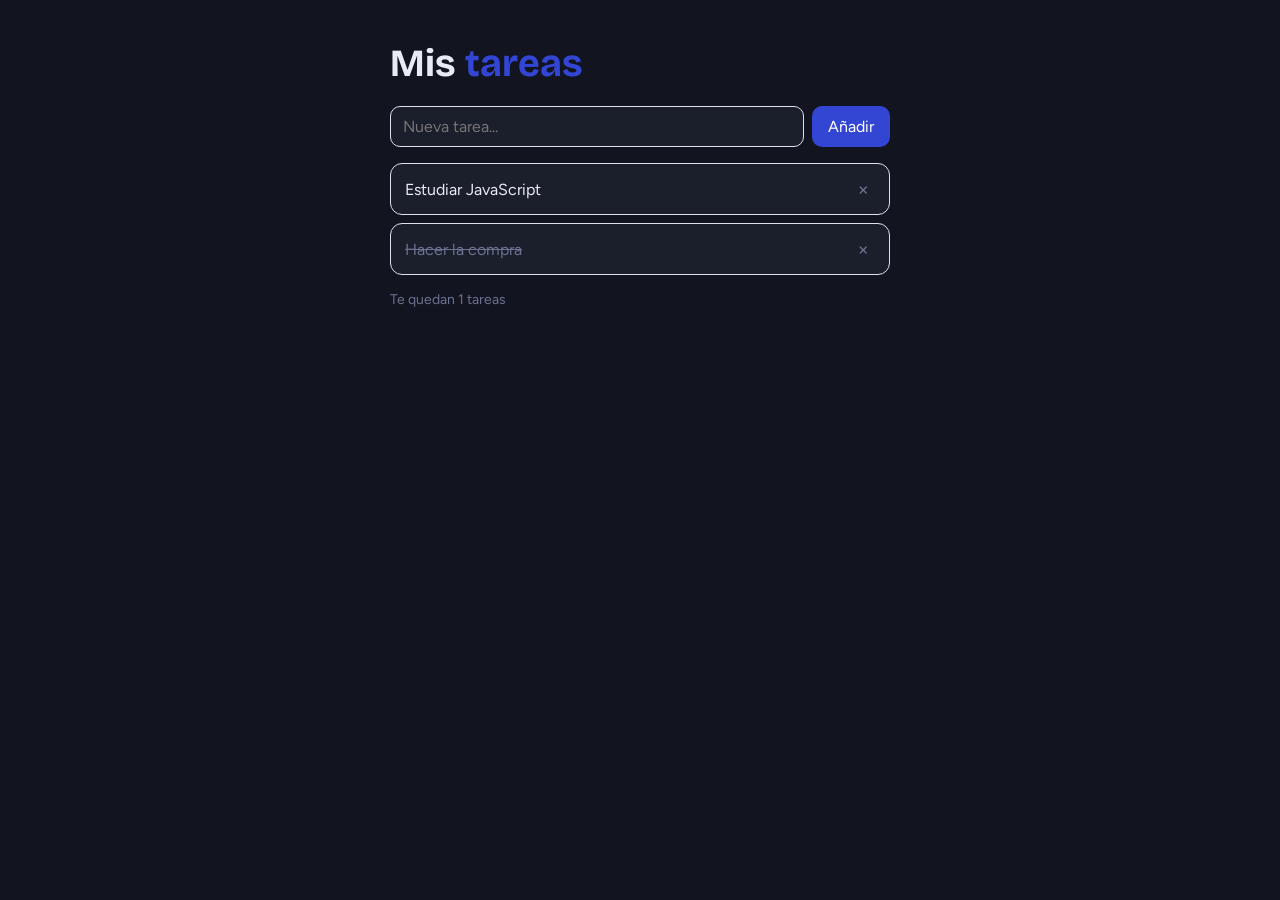
<file: gestor-tareas-js/index.html>
<!DOCTYPE html>
<html lang="es">
<head>
  <meta charset="UTF-8">
  <meta name="viewport" content="width=device-width, initial-scale=1.0">
  <title>Mis tareas</title>
  <link rel="stylesheet" href="https://fonts.googleapis.com/css2?family=Bricolage+Grotesque:wght@700&family=Figtree:wght@400;500&display=swap">
  <link rel="stylesheet" href="style.css">
</head>
<body>

  <main class="app">
    <h1>Mis <span>tareas</span></h1>

    <form id="form">
      <input id="texto" placeholder="Nueva tarea..." required>
      <button class="btn-add">Añadir</button>
    </form>

    <ul id="lista"></ul>
    <p class="contador" id="contador"></p>
  </main>

  <script src="script.js"></script>
</body>
</html>
</file>
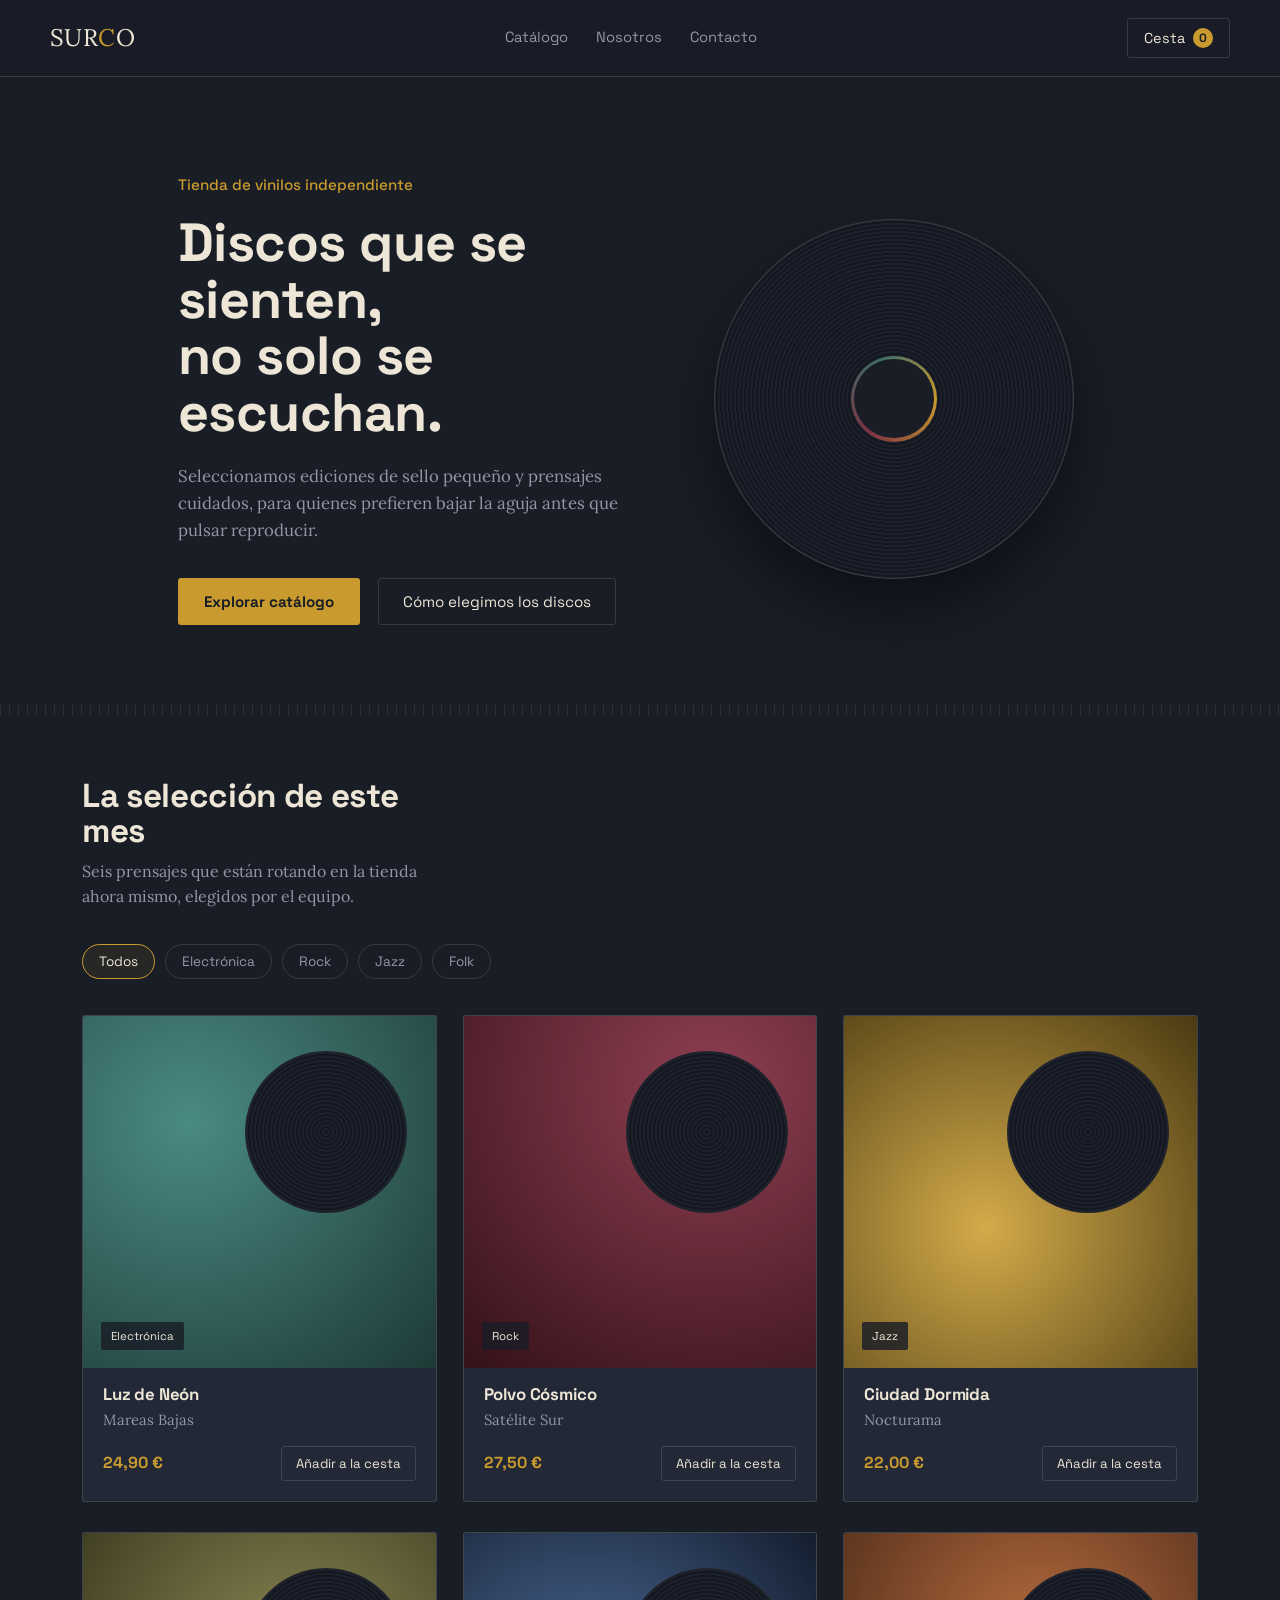
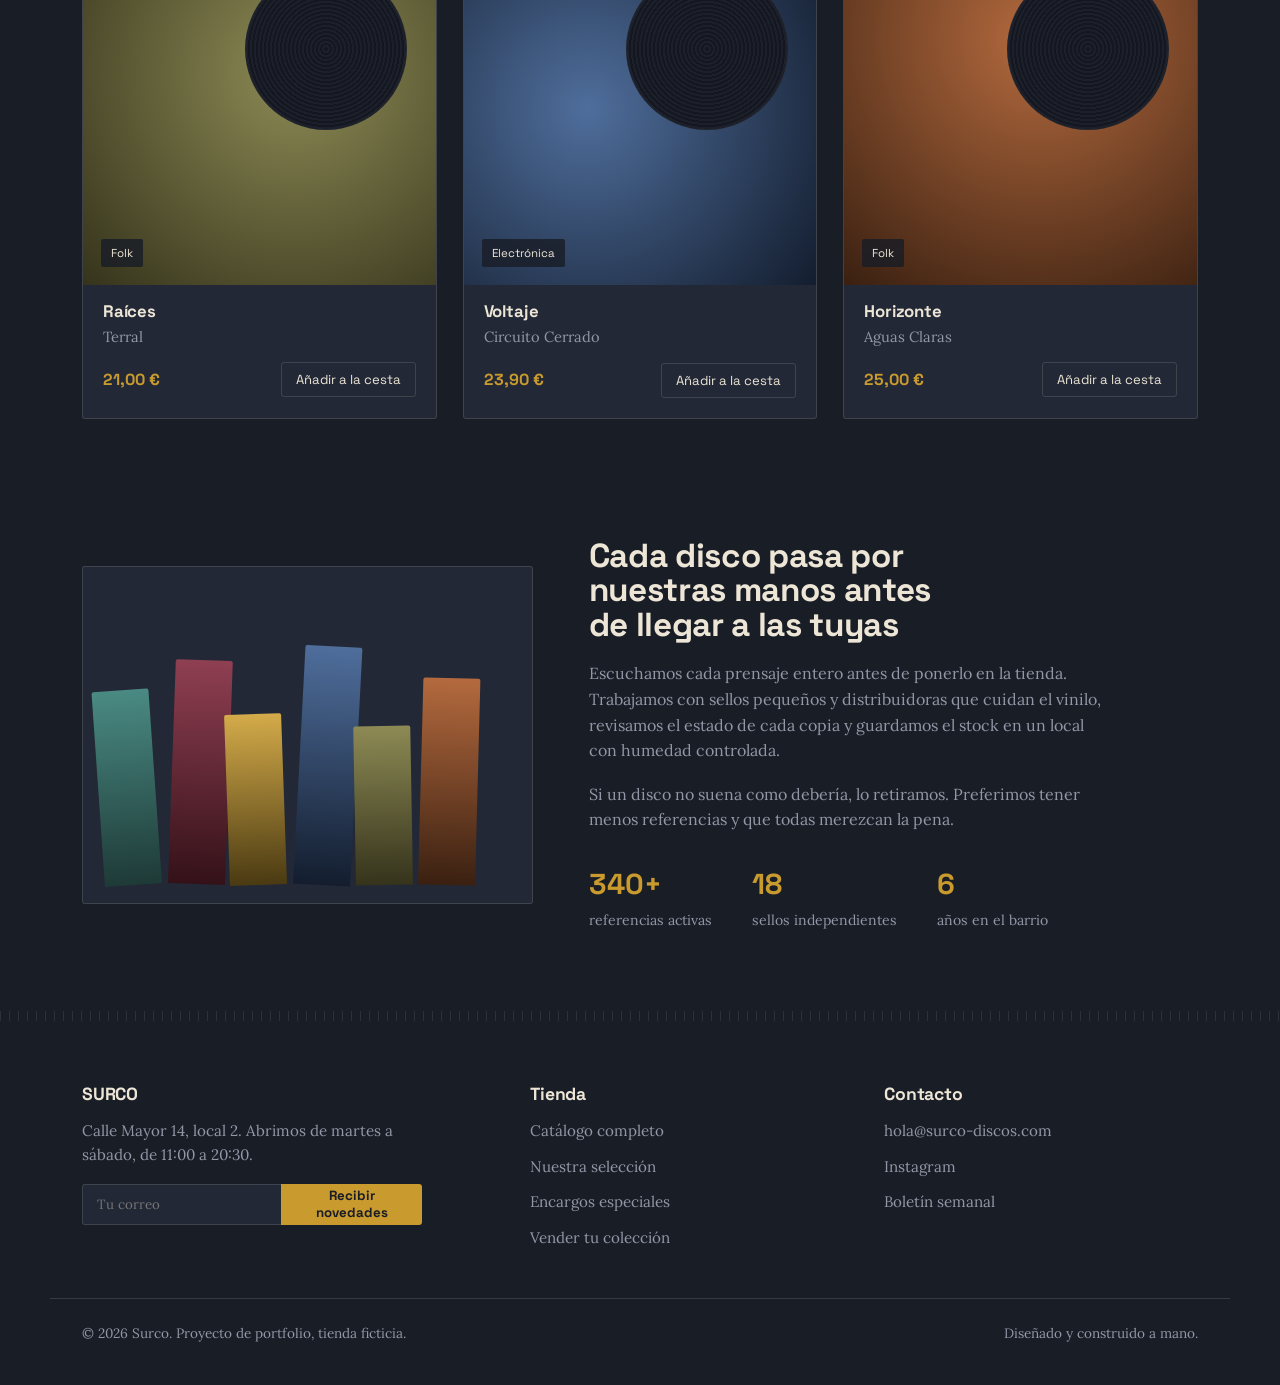
<file: tienda-vinilos-js/index.html>
<!DOCTYPE html>
<html lang="es">
<head>
<meta charset="UTF-8">
<meta name="viewport" content="width=device-width, initial-scale=1.0">
<title>SURCO — Discos de vinilo</title>
<link rel="preconnect" href="https://fonts.googleapis.com">
<link rel="preconnect" href="https://fonts.gstatic.com" crossorigin>
<link href="https://fonts.googleapis.com/css2?family=Space+Grotesk:wght@500;700&family=Lora:ital,wght@0,400;0,500;0,600;1,400&display=swap" rel="stylesheet">
<link rel="stylesheet" href="css/styles.css">
</head>
<body>

<header class="nav">
  <div class="wrap nav-inner">
    <div class="logo">SUR<span>C</span>O</div>
    <nav class="links">
      <a href="#catalogo">Catálogo</a>
      <a href="#nosotros">Nosotros</a>
      <a href="#contacto">Contacto</a>
    </nav>
    <button class="cart-btn" id="cartToggle" aria-label="Abrir cesta">
      Cesta <span class="cart-count" id="cartCount">0</span>
    </button>
  </div>
</header>

<section class="hero">
  <div class="wrap" style="display:grid; grid-template-columns:1.05fr 0.95fr; gap:48px; align-items:center;">
    <div class="hero-copy">
      <p class="kicker">Tienda de vinilos independiente</p>
      <h1>Discos que se sienten,<br>no solo se escuchan.</h1>
      <p class="lede">Seleccionamos ediciones de sello pequeño y prensajes cuidados, para quienes prefieren bajar la aguja antes que pulsar reproducir.</p>
      <div>
        <button class="btn-primary" data-scroll="catalogo">Explorar catálogo</button>
        <button class="btn-ghost" data-scroll="nosotros">Cómo elegimos los discos</button>
      </div>
    </div>
    <div class="disc-stage">
      <div class="disc"></div>
    </div>
  </div>
</section>

<div class="groove"></div>

<section class="catalog" id="catalogo">
  <div class="wrap">
    <div class="section-head">
      <div>
        <h2>La selección de este mes</h2>
        <p>Seis prensajes que están rotando en la tienda ahora mismo, elegidos por el equipo.</p>
      </div>
    </div>

    <div class="filters" id="filters">
      <button class="chip active" data-genre="todos">Todos</button>
      <button class="chip" data-genre="electronica">Electrónica</button>
      <button class="chip" data-genre="rock">Rock</button>
      <button class="chip" data-genre="jazz">Jazz</button>
      <button class="chip" data-genre="folk">Folk</button>
    </div>

    <div class="grid" id="grid"></div>
  </div>
</section>

<section class="about" id="nosotros">
  <div class="wrap about-inner">
    <div class="crate">
      <div class="row">
        <div class="slab"></div><div class="slab"></div><div class="slab"></div>
        <div class="slab"></div><div class="slab"></div><div class="slab"></div>
      </div>
    </div>
    <div class="about-copy">
      <h2>Cada disco pasa por nuestras manos antes de llegar a las tuyas</h2>
      <p>Escuchamos cada prensaje entero antes de ponerlo en la tienda. Trabajamos con sellos pequeños y distribuidoras que cuidan el vinilo, revisamos el estado de cada copia y guardamos el stock en un local con humedad controlada.</p>
      <p>Si un disco no suena como debería, lo retiramos. Preferimos tener menos referencias y que todas merezcan la pena.</p>
      <div class="stats">
        <div class="stat"><div class="num">340+</div><div class="label">referencias activas</div></div>
        <div class="stat"><div class="num">18</div><div class="label">sellos independientes</div></div>
        <div class="stat"><div class="num">6</div><div class="label">años en el barrio</div></div>
      </div>
    </div>
  </div>
</section>

<div class="groove"></div>

<footer id="contacto">
  <div class="wrap footer-inner">
    <div>
      <h3>SURCO</h3>
      <p>Calle Mayor 14, local 2. Abrimos de martes a sábado, de 11:00 a 20:30.</p>
      <div class="newsletter">
        <input type="email" placeholder="Tu correo" aria-label="Correo electrónico">
        <button data-toast="Te avisaremos de las próximas llegadas">Recibir novedades</button>
      </div>
    </div>
    <div>
      <h3>Tienda</h3>
      <ul>
        <li><a href="#catalogo">Catálogo completo</a></li>
        <li><a href="#nosotros">Nuestra selección</a></li>
        <li><a href="#">Encargos especiales</a></li>
        <li><a href="#">Vender tu colección</a></li>
      </ul>
    </div>
    <div>
      <h3>Contacto</h3>
      <ul>
        <li><a href="mailto:hola@surco-discos.com">hola@surco-discos.com</a></li>
        <li><a href="#">Instagram</a></li>
        <li><a href="#">Boletín semanal</a></li>
      </ul>
    </div>
  </div>
  <div class="wrap fine-print">
    <span>© 2026 Surco. Proyecto de portfolio, tienda ficticia.</span>
    <span>Diseñado y construido a mano.</span>
  </div>
</footer>

<div class="overlay" id="overlay"></div>
<aside class="drawer" id="drawer" aria-label="Cesta de la compra">
  <div class="drawer-head">
    <h2>Tu cesta</h2>
    <button class="drawer-close" id="drawerClose" aria-label="Cerrar cesta">&times;</button>
  </div>
  <div class="drawer-items" id="drawerItems"></div>
  <div class="drawer-foot">
    <div class="total-row"><span>Total</span><span id="cartTotal">0,00 €</span></div>
    <button class="checkout-btn" id="checkoutBtn" disabled>Finalizar pedido</button>
    <p class="checkout-note">Proyecto de demostración: no se procesan pagos reales.</p>
  </div>
</aside>

<div class="toast" id="toast"></div>

<script type="module" src="js/main.js"></script>

</body>
</html>
</file>
<file: gestor-tareas-js/style.css>
:root {
  --bg: #eef0f6;
  --caja: #1B1E2B;
  --texto: #E8EAF5;
  --gris: #6b7190;
  --borde: #dde0ec;
  --acento: #3346d3;
}

body {
  background: #12141F;
  color: #E8EAF5;
  font-family: "Figtree", system-ui, sans-serif;
  font-size: 16px;
  margin: 0;
  padding: 40px 16px;
}

.app { max-width: 500px; margin: 0 auto; }

h1 {
  font-family: "Bricolage Grotesque", system-ui, sans-serif;
  font-size: 2.4rem;
  margin: 0 0 20px;
}
h1 span { color: var(--acento); }

form { display: flex; gap: 8px; margin-bottom: 16px; }

input {
  flex: 1;
  font: inherit;
  color: var(--texto);
  background: var(--caja);
  border: 1px solid var(--borde);
  border-radius: 10px;
  padding: 10px 12px;
}

button { font: inherit; cursor: pointer; }

.btn-add {
  background: var(--acento);
  color: #fff;
  border: none;
  border-radius: 10px;
  padding: 10px 16px;
}

ul { list-style: none; padding: 0; margin: 0; display: grid; gap: 8px; }

li {
  display: flex;
  align-items: center;
  gap: 12px;
  background: var(--caja);
  border: 1px solid var(--borde);
  border-radius: 12px;
  padding: 12px 14px;
}

li span { flex: 1; cursor: pointer; }
li.hecha span { text-decoration: line-through; color: var(--gris); }

.borrar { background: none; border: none; color: var(--gris); font-size: 20px; }

.contador { color: var(--gris); font-size: 14px; margin-top: 16px; }
</file>
<file: tienda-vinilos-js/css/styles.css>
:root{
    --bg: #191d26;
    --surface: #222836;
    --surface-2: #2b3244;
    --text: #ede6d6;
    --text-muted: #9296a6;
    --gold: #c99a2e;
    --burgundy: #7c3141;
    --teal: #3e6e68;
    --olive: #6b6a3f;
    --line: rgba(237,230,214,0.14);
    --radius: 3px;
  }

  *{box-sizing:border-box;}
  html{scroll-behavior:smooth;}
  body{
    margin:0;
    background:var(--bg);
    color:var(--text);
    font-family:'Lora', Georgia, serif;
    line-height:1.6;
    -webkit-font-smoothing:antialiased;
  }
  h1,h2,h3,.display{
    font-family:'Space Grotesk', sans-serif;
    font-weight:700;
    line-height:1.05;
    letter-spacing:-0.01em;
    margin:0;
  }
  a{color:inherit;}
  button{font-family:inherit;}
  img,svg{display:block;max-width:100%;}
  :focus-visible{outline:2px solid var(--gold); outline-offset:3px;}

  .wrap{max-width:1180px; margin:0 auto; padding:0 32px;}

  /* ---------- groove divider ---------- */
  .groove{
    height:10px;
    background:repeating-linear-gradient(90deg, var(--line) 0 1px, transparent 1px 9px);
    opacity:.7;
  }

  /* ---------- nav ---------- */
  header.nav{
    position:sticky; top:0; z-index:40;
    background:rgba(25,29,38,0.92);
    backdrop-filter:blur(6px);
    border-bottom:1px solid var(--line);
  }
  .nav-inner{
    display:flex; align-items:center; justify-content:space-between;
    padding:18px 0;
  }
  .logo{
    font-size:1.5rem;
    letter-spacing:0.02em;
  }
  .logo span{color:var(--gold);}
  nav.links{display:flex; gap:28px; font-family:'Space Grotesk',sans-serif; font-size:0.92rem;}
  nav.links a{text-decoration:none; color:var(--text-muted); transition:color .2s;}
  nav.links a:hover{color:var(--text);}
  .cart-btn{
    position:relative;
    background:none; border:1px solid var(--line); color:var(--text);
    padding:9px 16px; border-radius:var(--radius); cursor:pointer;
    font-family:'Space Grotesk',sans-serif; font-size:0.9rem;
    display:flex; align-items:center; gap:8px;
    transition:border-color .2s, background .2s;
  }
  .cart-btn:hover{border-color:var(--gold); background:rgba(201,154,46,0.08);}
  .cart-count{
    background:var(--gold); color:#191d26; font-weight:700;
    font-size:0.75rem; min-width:20px; height:20px; border-radius:50%;
    display:flex; align-items:center; justify-content:center;
  }

  /* ---------- hero ---------- */
  .hero{
    padding:96px 0 80px;
    display:grid;
    /* grid-template-columns:1.05fr 0.95fr; */
    align-items:center;
    gap:48px;
  }
  .hero-copy p.kicker{
    color:var(--gold); font-family:'Space Grotesk',sans-serif;
    font-size:0.95rem; margin:0 0 18px; font-weight:500;
  }
  .hero-copy h1{
    font-size:clamp(2.4rem, 4.2vw, 3.6rem);
    max-width:11ch;
  }
  .hero-copy p.lede{
    max-width:46ch; margin:22px 0 34px;
    color:var(--text-muted); font-size:1.05rem;
  }
  .btn-primary{
    background:var(--gold); color:#191d26; border:none;
    padding:14px 26px; border-radius:var(--radius);
    font-family:'Space Grotesk',sans-serif; font-weight:700; font-size:0.95rem;
    cursor:pointer; transition:transform .15s, box-shadow .15s;
  }
  .btn-primary:hover{transform:translateY(-2px); box-shadow:0 10px 24px rgba(201,154,46,0.25);}
  .btn-ghost{
    background:none; border:1px solid var(--line); color:var(--text);
    padding:13px 24px; border-radius:var(--radius);
    font-family:'Space Grotesk',sans-serif; font-size:0.95rem;
    margin-left:14px; cursor:pointer; transition:border-color .2s;
  }
  .btn-ghost:hover{border-color:var(--text);}

  /* rotating disc */
  .disc-stage{display:flex; justify-content:center; align-items:center;}
  .disc{
    width:min(360px, 80vw); aspect-ratio:1;
    border-radius:50%;
    background:
      repeating-radial-gradient(circle at center,
        #14171f 0 2px, #1c202b 2px 4px);
    box-shadow: 0 30px 60px rgba(0,0,0,0.45), inset 0 0 0 1px var(--line);
    position:relative;
    animation:spin 14s linear infinite;
  }
  .disc::before{
    content:"";
    position:absolute; inset:38%;
    border-radius:50%;
    background:conic-gradient(from 90deg, var(--gold), var(--burgundy) 35%, var(--teal) 70%, var(--gold));
    display:flex; align-items:center; justify-content:center;
  }
  .disc::after{
    content:"S";
    position:absolute; inset:0;
    display:flex; align-items:center; justify-content:center;
    font-family:'Space Grotesk',sans-serif; font-weight:700;
    font-size:1.4rem; color:#191d26;
    width:22%; height:22%; margin:auto;
    background:var(--bg); border-radius:50%;
    z-index:2;
  }
  @keyframes spin{ to{ transform:rotate(360deg);} }
  @media (prefers-reduced-motion:reduce){ .disc{animation:none;} }

  /* ---------- catalog ---------- */
  .catalog{padding:64px 0 40px;}
  .section-head{
    display:flex; justify-content:space-between; align-items:flex-end;
    margin-bottom:34px; gap:24px; flex-wrap:wrap;
  }
  .section-head h2{font-size:clamp(1.7rem,2.6vw,2.2rem); max-width:16ch;}
  .section-head p{color:var(--text-muted); max-width:38ch; margin:10px 0 0;}

  .filters{display:flex; gap:10px; flex-wrap:wrap; margin-bottom:36px;}
  .chip{
    background:none; border:1px solid var(--line); color:var(--text-muted);
    padding:8px 16px; border-radius:999px; cursor:pointer;
    font-family:'Space Grotesk',sans-serif; font-size:0.85rem;
    transition:all .2s;
  }
  .chip.active, .chip:hover{ border-color:var(--gold); color:var(--text); background:rgba(201,154,46,0.08);}

  .grid{
    display:grid;
    grid-template-columns:repeat(3, 1fr);
    gap:30px 26px;
  }
  .card{
    background:var(--surface);
    border:1px solid var(--line);
    border-radius:var(--radius);
    overflow:hidden;
    transition:transform .25s ease, box-shadow .25s ease;
  }
  .card:nth-child(3n+1):hover{ transform:rotate(-1.1deg) translateY(-4px); }
  .card:nth-child(3n+2):hover{ transform:rotate(0.8deg) translateY(-4px); }
  .card:nth-child(3n+3):hover{ transform:rotate(-0.6deg) translateY(-4px); }
  .card:hover{ box-shadow:0 18px 34px rgba(0,0,0,0.35); }

  .sleeve{
    aspect-ratio:1; position:relative;
    display:flex; align-items:flex-end;
    padding:18px;
  }
  .sleeve .peek{ /*Fa ELS DISCOS amb: repeating-radial-gradient()*/
    position:absolute; top:10%; right:8%;
    width:46%; aspect-ratio:1; border-radius:50%;
    background:repeating-radial-gradient(circle, #14171f 0 2px, #1c202b 2px 4px);
    box-shadow:inset 0 0 0 1px rgba(255,255,255,0.06);
  }
  .sleeve .tag{
    position:relative; z-index:2;
    background:rgba(25,29,38,0.82);
    padding:5px 10px; border-radius:2px;
    font-family:'Space Grotesk',sans-serif; font-size:0.72rem;
    color:var(--text);
  }
  .card-body{padding:18px 20px 20px;}
  .card-body h3{font-size:1.05rem; font-weight:700; font-family:'Space Grotesk',sans-serif;}
  .card-body .artist{color:var(--text-muted); font-size:0.92rem; margin:4px 0 14px;}
  .card-foot{display:flex; justify-content:space-between; align-items:center;}
  .price{font-family:'Space Grotesk',sans-serif; font-weight:700; color:var(--gold);}
  .add-btn{
    background:none; border:1px solid var(--line); color:var(--text);
    padding:8px 14px; border-radius:var(--radius); cursor:pointer;
    font-family:'Space Grotesk',sans-serif; font-size:0.82rem;
    transition:border-color .2s, background .2s;
  }
  .add-btn:hover{border-color:var(--gold); background:rgba(201,154,46,0.1);}
  .add-btn.added{border-color:var(--teal); color:var(--teal);}

  /* colorways */
  .c1{background:radial-gradient(circle at 30% 30%, #4a8a83, #1e3a37);}
  .c2{background:radial-gradient(circle at 70% 20%, #8f3f52, #341118);}
  .c3{background:radial-gradient(circle at 40% 60%, #d4ab4a, #4a3a12);}
  .c4{background:radial-gradient(circle at 60% 40%, #8d8a55, #35331b);}
  .c5{background:radial-gradient(circle at 35% 50%, #4f6e9c, #131d2e);}
  .c6{background:radial-gradient(circle at 55% 30%, #b46a3e, #3a2011);}

  /* ---------- about ---------- */
  .about{padding:80px 0;}
  .about-inner{
    display:grid; grid-template-columns:0.85fr 1.15fr; gap:56px; align-items:center;
  }
  .crate{
    aspect-ratio:4/3; background:var(--surface); border:1px solid var(--line);
    border-radius:var(--radius); position:relative; overflow:hidden;
  }
  .crate .row{
    position:absolute; bottom:0; left:0; right:0; height:78%;
    display:flex; align-items:flex-end; gap:6px; padding:0 22px 18px;
  }
  .crate .slab{
    width:14%; height:100%; border-radius:2px 2px 0 0;
    transform-origin:bottom center;
  }
  .crate .slab:nth-child(1){height:80%; background:linear-gradient(180deg,#4a8a83,#1e3a37); transform:rotate(-4deg);}
  .crate .slab:nth-child(2){height:92%; background:linear-gradient(180deg,#8f3f52,#341118); transform:rotate(2deg);}
  .crate .slab:nth-child(3){height:70%; background:linear-gradient(180deg,#d4ab4a,#4a3a12); transform:rotate(-2deg);}
  .crate .slab:nth-child(4){height:98%; background:linear-gradient(180deg,#4f6e9c,#131d2e); transform:rotate(3deg);}
  .crate .slab:nth-child(5){height:65%; background:linear-gradient(180deg,#8d8a55,#35331b); transform:rotate(-1deg);}
  .crate .slab:nth-child(6){height:85%; background:linear-gradient(180deg,#b46a3e,#3a2011); transform:rotate(1.5deg);}

  .about-copy h2{font-size:clamp(1.7rem,2.6vw,2.1rem); max-width:16ch;}
  .about-copy p{color:var(--text-muted); max-width:52ch; margin:18px 0;}
  .stats{display:flex; gap:40px; margin-top:28px;}
  .stat .num{font-family:'Space Grotesk',sans-serif; font-weight:700; font-size:1.8rem; color:var(--gold);}
  .stat .label{color:var(--text-muted); font-size:0.88rem; margin-top:2px;}

  /* ---------- footer ---------- */
  footer{padding:64px 0 40px;}
  .footer-inner{
    display:grid; grid-template-columns:1.3fr 1fr 1fr; gap:40px;
  }
  footer h3{font-size:1.1rem; margin-bottom:14px;}
  footer p{color:var(--text-muted); max-width:36ch; font-size:0.95rem;}
  .newsletter{display:flex; margin-top:16px; max-width:340px;}
  .newsletter input{
    flex:1; background:var(--surface); border:1px solid var(--line); border-right:none;
    color:var(--text); padding:11px 14px; border-radius:var(--radius) 0 0 var(--radius);
    font-family:'Lora',serif;
  }
  .newsletter button{
    background:var(--gold); border:none; color:#191d26; font-weight:700;
    padding:0 18px; border-radius:0 var(--radius) var(--radius) 0; cursor:pointer;
    font-family:'Space Grotesk',sans-serif;
  }
  footer ul{list-style:none; padding:0; margin:0; display:flex; flex-direction:column; gap:10px;}
  footer ul a{text-decoration:none; color:var(--text-muted); font-size:0.95rem; transition:color .2s;}
  footer ul a:hover{color:var(--text);}
  .fine-print{
    margin-top:48px; padding-top:24px; border-top:1px solid var(--line);
    display:flex; justify-content:space-between; color:var(--text-muted); font-size:0.85rem; flex-wrap:wrap; gap:10px;
  }

  /* ---------- cart drawer ---------- */
  .overlay{
    position:fixed; inset:0; background:rgba(10,11,15,0.55);
    opacity:0; pointer-events:none; transition:opacity .25s; z-index:60;
  }
  .overlay.open{opacity:1; pointer-events:auto;}
  .drawer{
    position:fixed; top:0; right:0; height:100%; width:min(400px, 92vw);
    background:var(--surface); border-left:1px solid var(--line);
    transform:translateX(100%); transition:transform .3s ease;
    z-index:61; display:flex; flex-direction:column;
  }
  .drawer.open{transform:translateX(0);}
  .drawer-head{
    display:flex; justify-content:space-between; align-items:center;
    padding:22px 24px; border-bottom:1px solid var(--line);
  }
  .drawer-head h2{font-size:1.2rem;}
  .drawer-close{background:none; border:none; color:var(--text-muted); font-size:1.4rem; cursor:pointer; line-height:1;}
  .drawer-items{flex:1; overflow-y:auto; padding:10px 24px;}
  .drawer-item{
    display:flex; gap:14px; padding:16px 0; border-bottom:1px solid var(--line);
  }
  .drawer-item .thumb{width:56px; height:56px; border-radius:50%; flex-shrink:0;
    background:repeating-radial-gradient(circle, #14171f 0 1.5px, #1c202b 1.5px 3px);}
  .drawer-item .info{flex:1;}
  .drawer-item h4{font-size:0.95rem; font-family:'Space Grotesk',sans-serif; margin:0 0 3px;}
  .drawer-item .artist{color:var(--text-muted); font-size:0.85rem;}
  .drawer-item .row{display:flex; justify-content:space-between; align-items:center; margin-top:8px;}
  .qty-btn{background:none; border:1px solid var(--line); color:var(--text); width:24px; height:24px; border-radius:2px; cursor:pointer;}
  .remove-link{background:none; border:none; color:var(--text-muted); font-size:0.8rem; cursor:pointer; text-decoration:underline;}
  .empty-cart{color:var(--text-muted); text-align:center; padding:60px 20px; font-size:0.95rem;}
  .drawer-foot{padding:20px 24px 26px; border-top:1px solid var(--line);}
  .total-row{display:flex; justify-content:space-between; font-family:'Space Grotesk',sans-serif; font-weight:700; margin-bottom:16px; font-size:1.05rem;}
  .checkout-btn{
    width:100%; background:var(--gold); border:none; color:#191d26; font-weight:700;
    padding:14px; border-radius:var(--radius); cursor:pointer; font-family:'Space Grotesk',sans-serif;
  }
  .checkout-btn:disabled{opacity:0.4; cursor:not-allowed;}
  .checkout-note{font-size:0.78rem; color:var(--text-muted); margin-top:10px; text-align:center;}

  .toast{
    position:fixed; bottom:26px; left:50%; transform:translateX(-50%) translateY(20px);
    background:var(--surface-2); border:1px solid var(--line); color:var(--text);
    padding:12px 22px; border-radius:var(--radius); font-family:'Space Grotesk',sans-serif;
    font-size:0.9rem; opacity:0; pointer-events:none; transition:all .25s; z-index:70;
  }
  .toast.show{opacity:1; transform:translateX(-50%) translateY(0);}

  @media (max-width:880px){
    .hero{grid-template-columns:1fr; padding-top:60px;}
    .disc-stage{order:-1;}
    .grid{grid-template-columns:repeat(2,1fr);}
    .about-inner{grid-template-columns:1fr;}
    .footer-inner{grid-template-columns:1fr; gap:32px;}
    nav.links{display:none;}
  }
  @media (max-width:520px){
    .grid{grid-template-columns:1fr;}
    .wrap{padding:0 20px;}
  }
</file>
